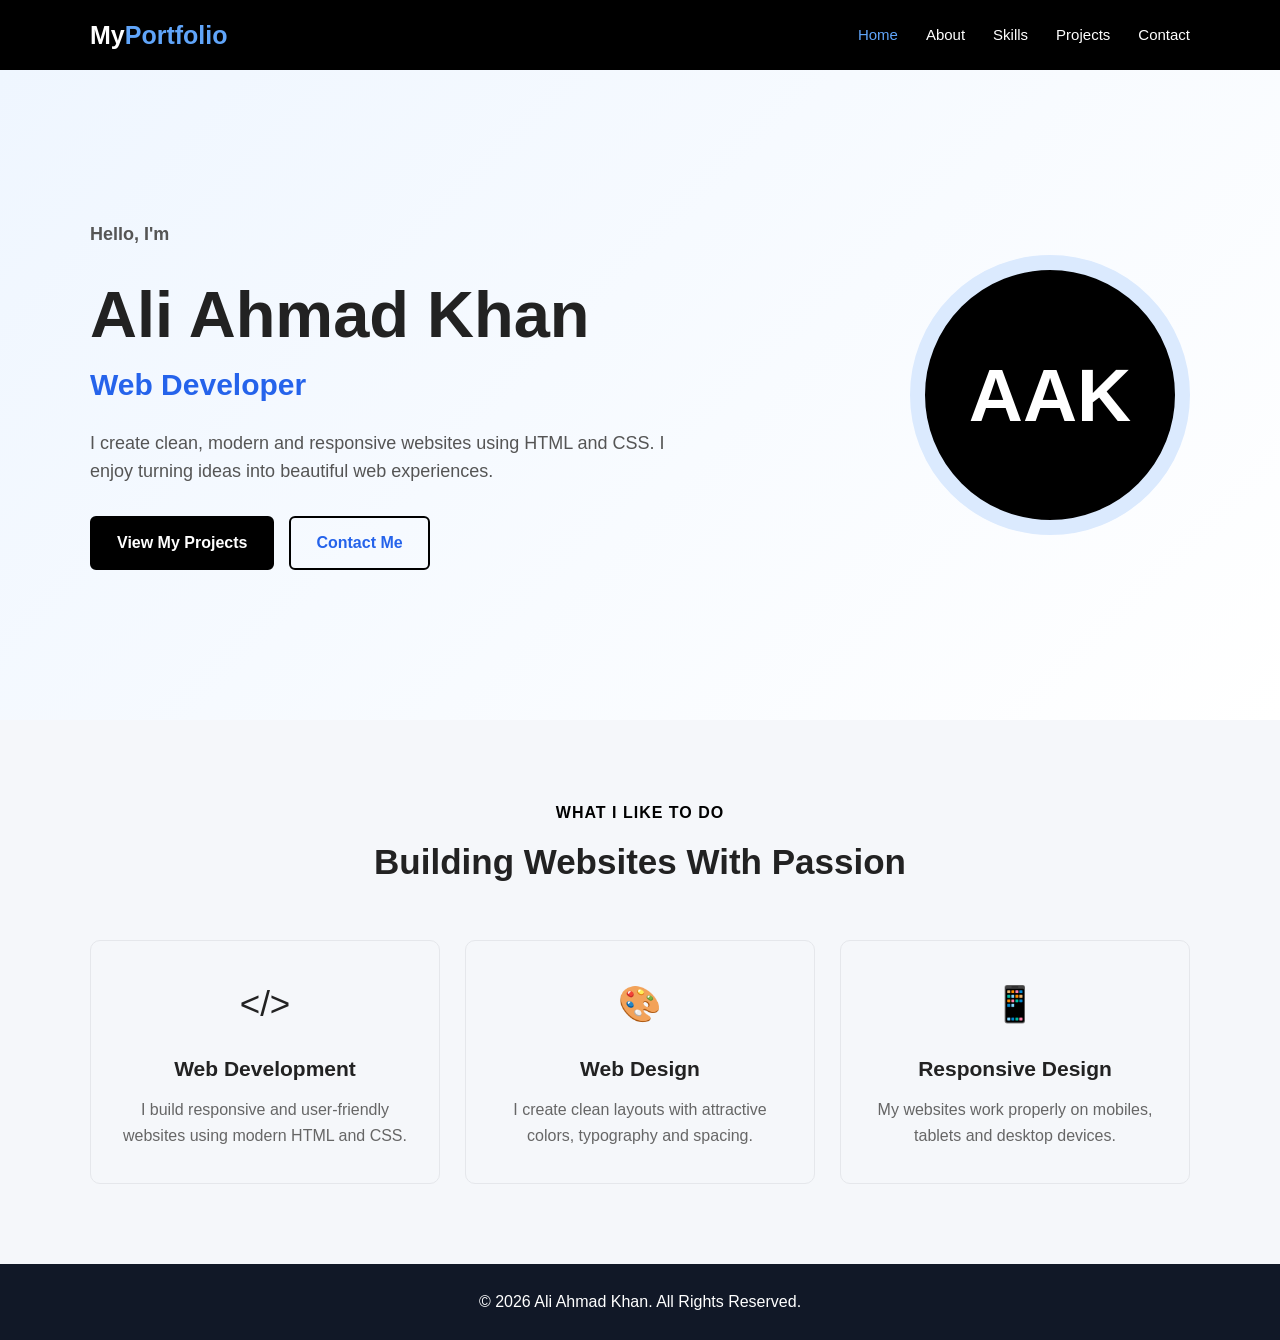
<file: index.html>
<!DOCTYPE html>
<html lang="en">
<head>
    <meta charset="UTF-8">
    <meta name="viewport" content="width=device-width, initial-scale=1.0">
    <meta name="description" content="Personal Portfolio Website">
    <title>Portfolio | Home</title>

    <link rel="stylesheet" href="style.css">
</head>

<body>

    <!-- ================= HEADER ================= -->

    <header class="header">

        <div class="container navbar">

            <a href="index.html" class="logo">
                My<span>Portfolio</span>
            </a>

            <div>
                <ul class="nav-links">
                    <li><a href="index.html" class="active">Home</a></li>
                    <li><a href="about.html">About</a></li>
                    <li><a href="skills.html">Skills</a></li>
                    <li><a href="projects.html">Projects</a></li>
                    <li><a href="contact.html">Contact</a></li>
                </ul>
            </div>

        </div>

    </header>


    

    <main>

        <!-- ================= HERO ================= -->

        <section class="hero">

            <div class="container hero-content">

                <div class="hero-text">

                    <p class="small-heading">
                        Hello, I'm
                    </p>

                    <h1>
                        Ali Ahmad Khan
                    </h1>

                    <h2>
                        Web Developer
                    </h2>

                    <p>
                        I create clean, modern and responsive websites
                        using HTML and CSS. I enjoy turning ideas into
                        beautiful web experiences.
                    </p>

                    <div class="hero-buttons">
                        <a href="projects.html" class="btn">
                            View My Projects
                        </a>

                        <a href="contact.html" class="btn btn-outline">
                            Contact Me
                        </a>
                    </div>

                </div>


                <div class="hero-image">

                    <div class="profile-circle">
                        AAK
                    </div>

                </div>

            </div>

        </section>


        <!-- ================= INTRO ================= -->

        <section class="section">

            <div class="container">

                <div class="section-title">

                    <p>What I Like To Do</p>

                    <h2>
                        Building Websites With Passion
                    </h2>

                </div>


                <div class="cards">

                    <div class="card">

                        <div class="card-icon">
                            &lt;/&gt;
                        </div>

                        <h3>
                            Web Development
                        </h3>

                        <p>
                            I build responsive and user-friendly
                            websites using modern HTML and CSS.
                        </p>

                    </div>


                    <div class="card">

                        <div class="card-icon">
                            🎨
                        </div>

                        <h3>
                            Web Design
                        </h3>

                        <p>
                            I create clean layouts with attractive
                            colors, typography and spacing.
                        </p>

                    </div>


                    <div class="card">

                        <div class="card-icon">
                            📱
                        </div>

                        <h3>
                            Responsive Design
                        </h3>

                        <p>
                            My websites work properly on mobiles,
                            tablets and desktop devices.
                        </p>

                    </div>

                </div>

            </div>

        </section>

    </main>


    <!-- ================= FOOTER ================= -->

    <footer class="footer">

        <p>
            © 2026 Ali Ahmad Khan. All Rights Reserved.
        </p>

    </footer>

</body>
</html>
</file>
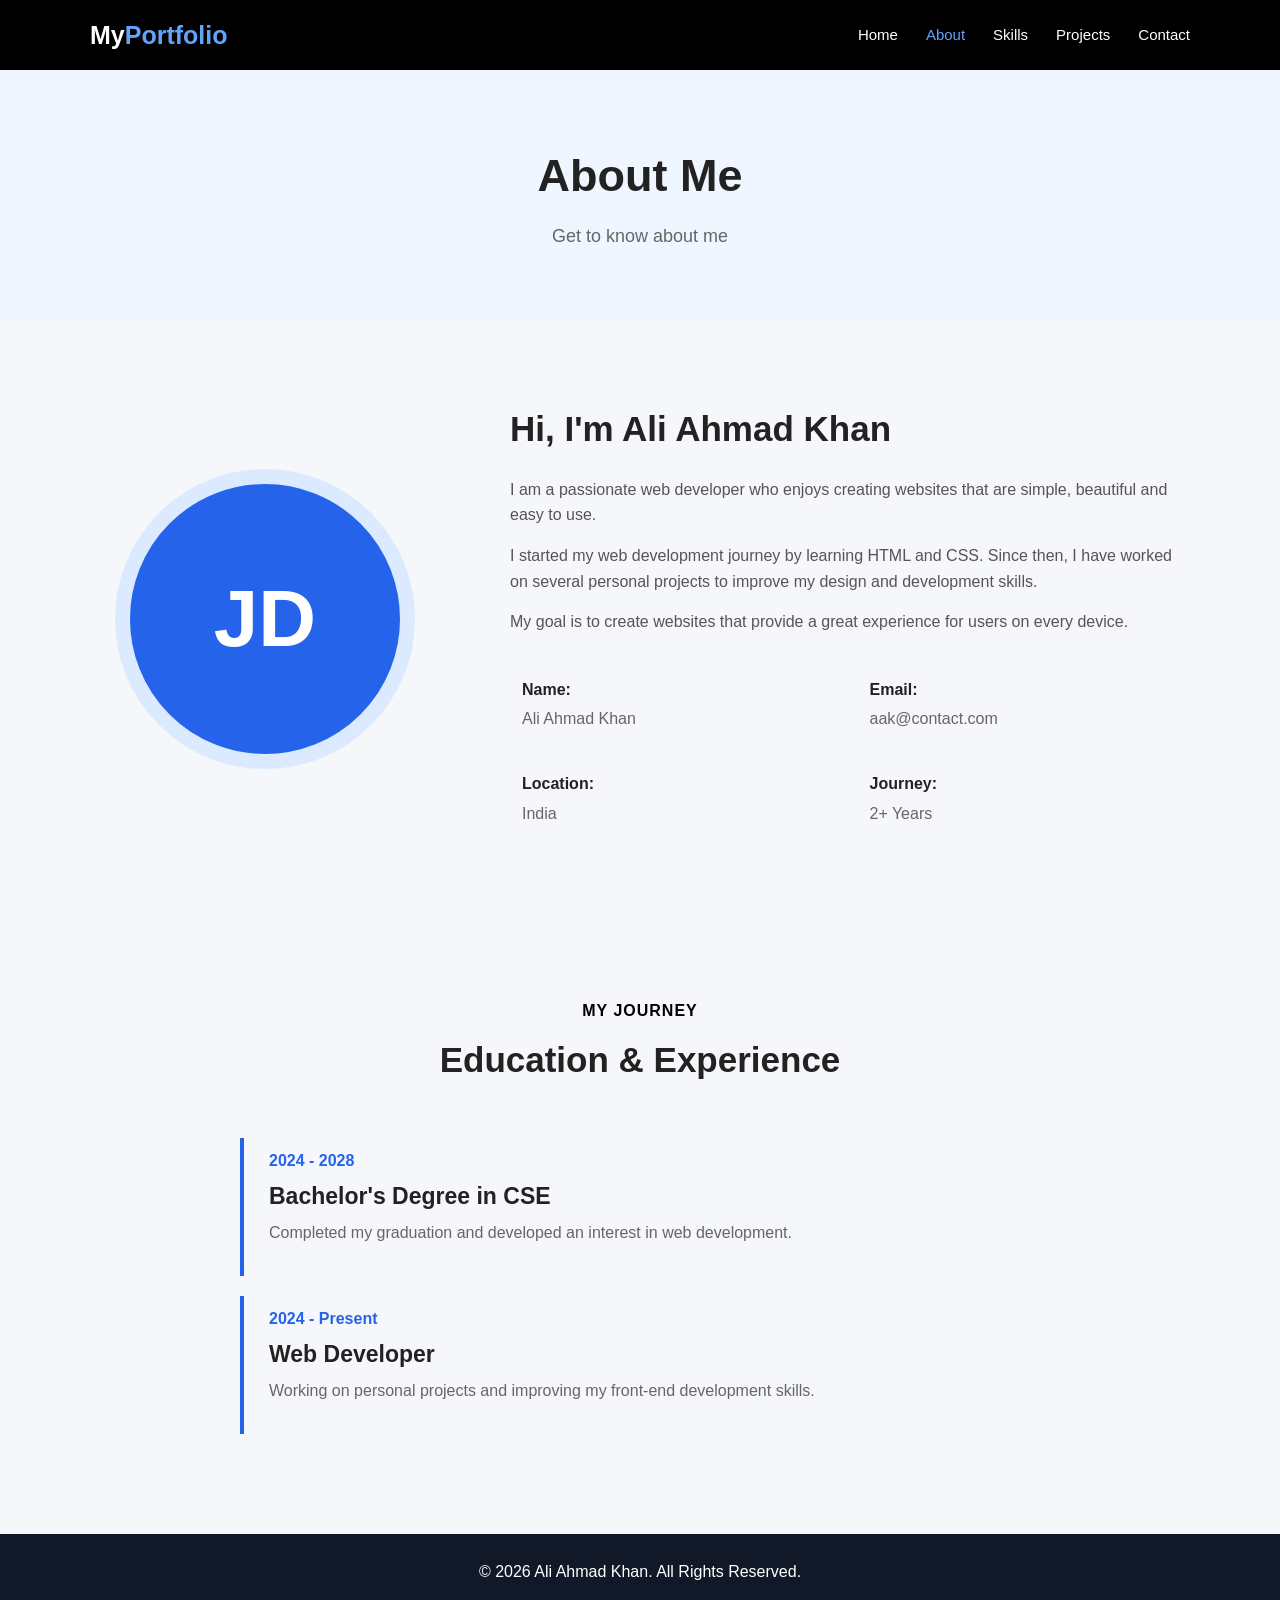
<file: about.html>
<!DOCTYPE html>
<html lang="en">

<head>

    <meta charset="UTF-8">

    <meta name="viewport"
          content="width=device-width, initial-scale=1.0">

    <meta name="description"
          content="About me - Personal Portfolio">

    <title>My Portfolio | About</title>

    <link rel="stylesheet" href="style.css">

</head>


<body>


    <!-- ================= HEADER ================= -->

    <header class="header">

        <div class="container navbar">

            <a href="index.html" class="logo">
                My<span>Portfolio</span>
            </a>


            <nav>

                <ul class="nav-links">

                    <li>
                        <a href="index.html">
                            Home
                        </a>
                    </li>

                    <li>
                        <a href="about.html" class="active">
                            About
                        </a>
                    </li>

                    <li>
                        <a href="skills.html">
                            Skills
                        </a>
                    </li>

                    <li>
                        <a href="projects.html">
                            Projects
                        </a>
                    </li>

                    <li>
                        <a href="contact.html">
                            Contact
                        </a>
                    </li>

                </ul>

            </nav>

        </div>

    </header>



    <!-- ================= PAGE HEADER ================= -->

    <section class="page-header">

        <div class="container">

            <h1>
                About Me
            </h1>

            <p>
                Get to know about me
            </p>

        </div>

    </section>



    <!-- ================= ABOUT ================= -->

    <main>

        <section class="section">

            <div class="container about-content">


                <div class="about-image">

                    <div class="profile-large">
                        JD
                    </div>

                </div>


                <div class="about-text">

                    <h2>
                        Hi, I'm Ali Ahmad Khan
                    </h2>

                    <p>
                        I am a passionate web developer who enjoys
                        creating websites that are simple, beautiful
                        and easy to use.
                    </p>

                    <p>
                        I started my web development journey by
                        learning HTML and CSS. Since then, I have
                        worked on several personal projects to
                        improve my design and development skills.
                    </p>

                    <p>
                        My goal is to create websites that provide
                        a great experience for users on every device.
                    </p>


                    <div class="about-info">

                        <div>
                            <strong>Name:</strong>
                            <span>Ali Ahmad Khan</span>
                        </div>

                        <div>
                            <strong>Email:</strong>
                            <span>aak@contact.com</span>
                        </div>

                        <div>
                            <strong>Location:</strong>
                            <span>India</span>
                        </div>

                        <div>
                            <strong>Journey:</strong>
                            <span>2+ Years</span>
                        </div>

                    </div>

                </div>

            </div>

        </section>


        <!-- ================= EDUCATION ================= -->

        <section class="section light-section">

            <div class="container">

                <div class="section-title">

                    <p>My Journey</p>

                    <h2>
                        Education & Experience
                    </h2>

                </div>


                <div class="timeline">

                    <div class="timeline-item">

                        <span>
                            2024 - 2028
                        </span>

                        <h3>
                            Bachelor's Degree in CSE
                        </h3>

                        <p>
                            Completed my graduation and developed
                            an interest in web development.
                        </p>

                    </div>


                    <div class="timeline-item">

                        <span>
                            2024 - Present
                        </span>

                        <h3>
                            Web Developer
                        </h3>

                        <p>
                            Working on personal projects and
                            improving my front-end development skills.
                        </p>

                    </div>

                </div>

            </div>

        </section>

    </main>



    <!-- ================= FOOTER ================= -->

    <footer class="footer">

        <p>
            © 2026 Ali Ahmad Khan. All Rights Reserved.
        </p>

    </footer>


</body>
</html>
</file>
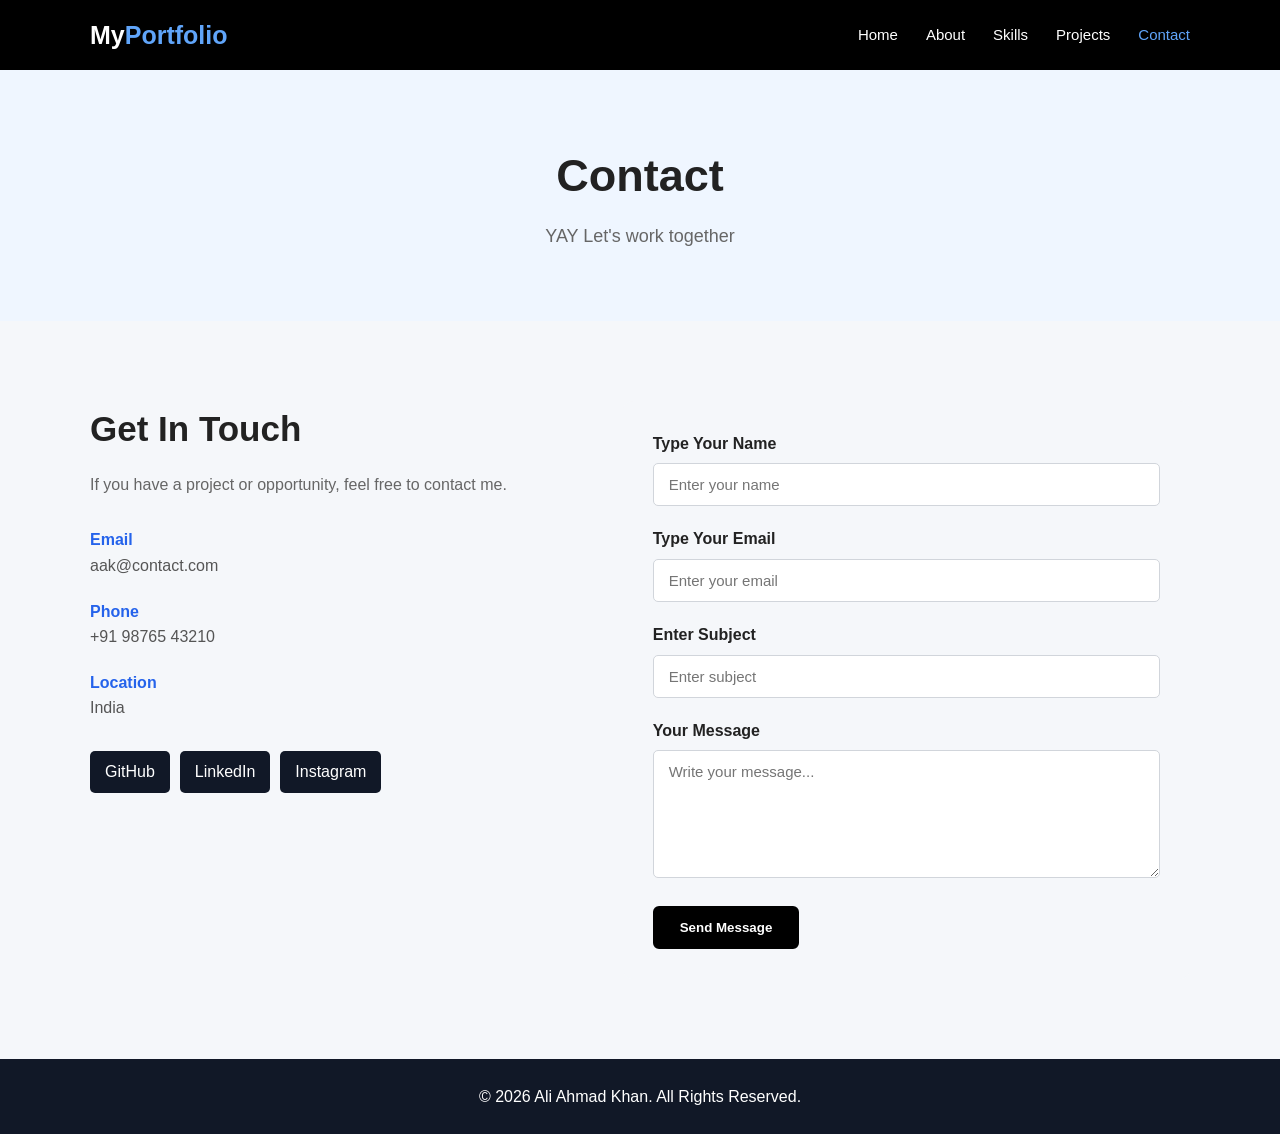
<file: contact.html>
<!DOCTYPE html>
<html lang="en">

<head>

    <meta charset="UTF-8">

    <meta name="viewport"
          content="width=device-width, initial-scale=1.0">

    <title>My Portfolio | Contact</title>

    <link rel="stylesheet" href="style.css">

</head>


<body>


    <!-- ================= HEADER ================= -->

    <header class="header">

        <div class="container navbar">

            <a href="index.html" class="logo">
                My<span>Portfolio</span>
            </a>


            <nav>

                <ul class="nav-links">

                    <li>
                        <a href="index.html">
                            Home
                        </a>
                    </li>

                    <li>
                        <a href="about.html">
                            About
                        </a>
                    </li>

                    <li>
                        <a href="skills.html">
                            Skills
                        </a>
                    </li>

                    <li>
                        <a href="projects.html">
                            Projects
                        </a>
                    </li>

                    <li>
                        <a href="contact.html" class="active">
                            Contact
                        </a>
                    </li>

                </ul>

            </nav>

        </div>

    </header>



    <!-- ================= PAGE HEADER ================= -->

    <section class="page-header">

        <div class="container">

            <h1>
                Contact 
            </h1>

            <p>
                YAY Let's work together
            </p>

        </div>

    </section>



    <!-- ================= CONTACT ================= -->

    <main>

        <section class="section">

            <div class="container contact-container">

                <div class="contact-info">

                    <h2>
                        Get In Touch
                    </h2>

                    <p>
                        If you have a project or opportunity,
                        feel free to contact me.
                    </p>


                    <div class="contact-item">

                        <strong>
                            Email
                        </strong>

                        <p>
                            aak@contact.com
                        </p>

                    </div>


                    <div class="contact-item">

                        <strong>
                            Phone
                        </strong>

                        <p>
                            +91 98765 43210
                        </p>

                    </div>


                    <div class="contact-item">

                        <strong>
                            Location
                        </strong>

                        <p>
                            India
                        </p>

                    </div>


                    <div class="social-links">

                        <a href="https://github.com/AliAhmad1101">
                            GitHub
                        </a>

                        <a href="">
                            LinkedIn
                        </a>

                        <a href="https://instagram.com/the_history_buff._">
                            Instagram
                        </a>

                    </div>

                </div>



                <!-- CONTACT FORM -->

                <div class="contact-form">

                    <form>


                        <div class="form-group">

                            <label for="name">
                                Type Your Name
                            </label>

                            <input
                                type="text"
                                id="name"
                                name="name"
                                placeholder="Enter your name"
                                required
                            >

                        </div>


                        <div class="form-group">

                            <label for="email">
                                Type Your Email
                            </label>

                            <input
                                type="email"
                                id="email"
                                name="email"
                                placeholder="Enter your email"
                                required
                            >

                        </div>


                        <div class="form-group">

                            <label for="subject">
                                Enter Subject
                            </label>

                            <input
                                type="text"
                                id="subject"
                                name="subject"
                                placeholder="Enter subject"
                            >

                        </div>


                        <div class="form-group">

                            <label for="message">
                                Your Message
                            </label>

                            <textarea
                                id="message"
                                name="message"
                                rows="6"
                                placeholder="Write your message..."
                                required
                            ></textarea>

                        </div>


                        <button
                            type="submit"
                            class="btn"
                        >
                            Send Message
                        </button>


                    </form>

                </div>

            </div>

        </section>

    </main>



    <!-- ================= FOOTER ================= -->

    <footer class="footer">

        <p>
            © 2026 Ali Ahmad Khan. All Rights Reserved.
        </p>

    </footer>


</body>
</html>
</file>
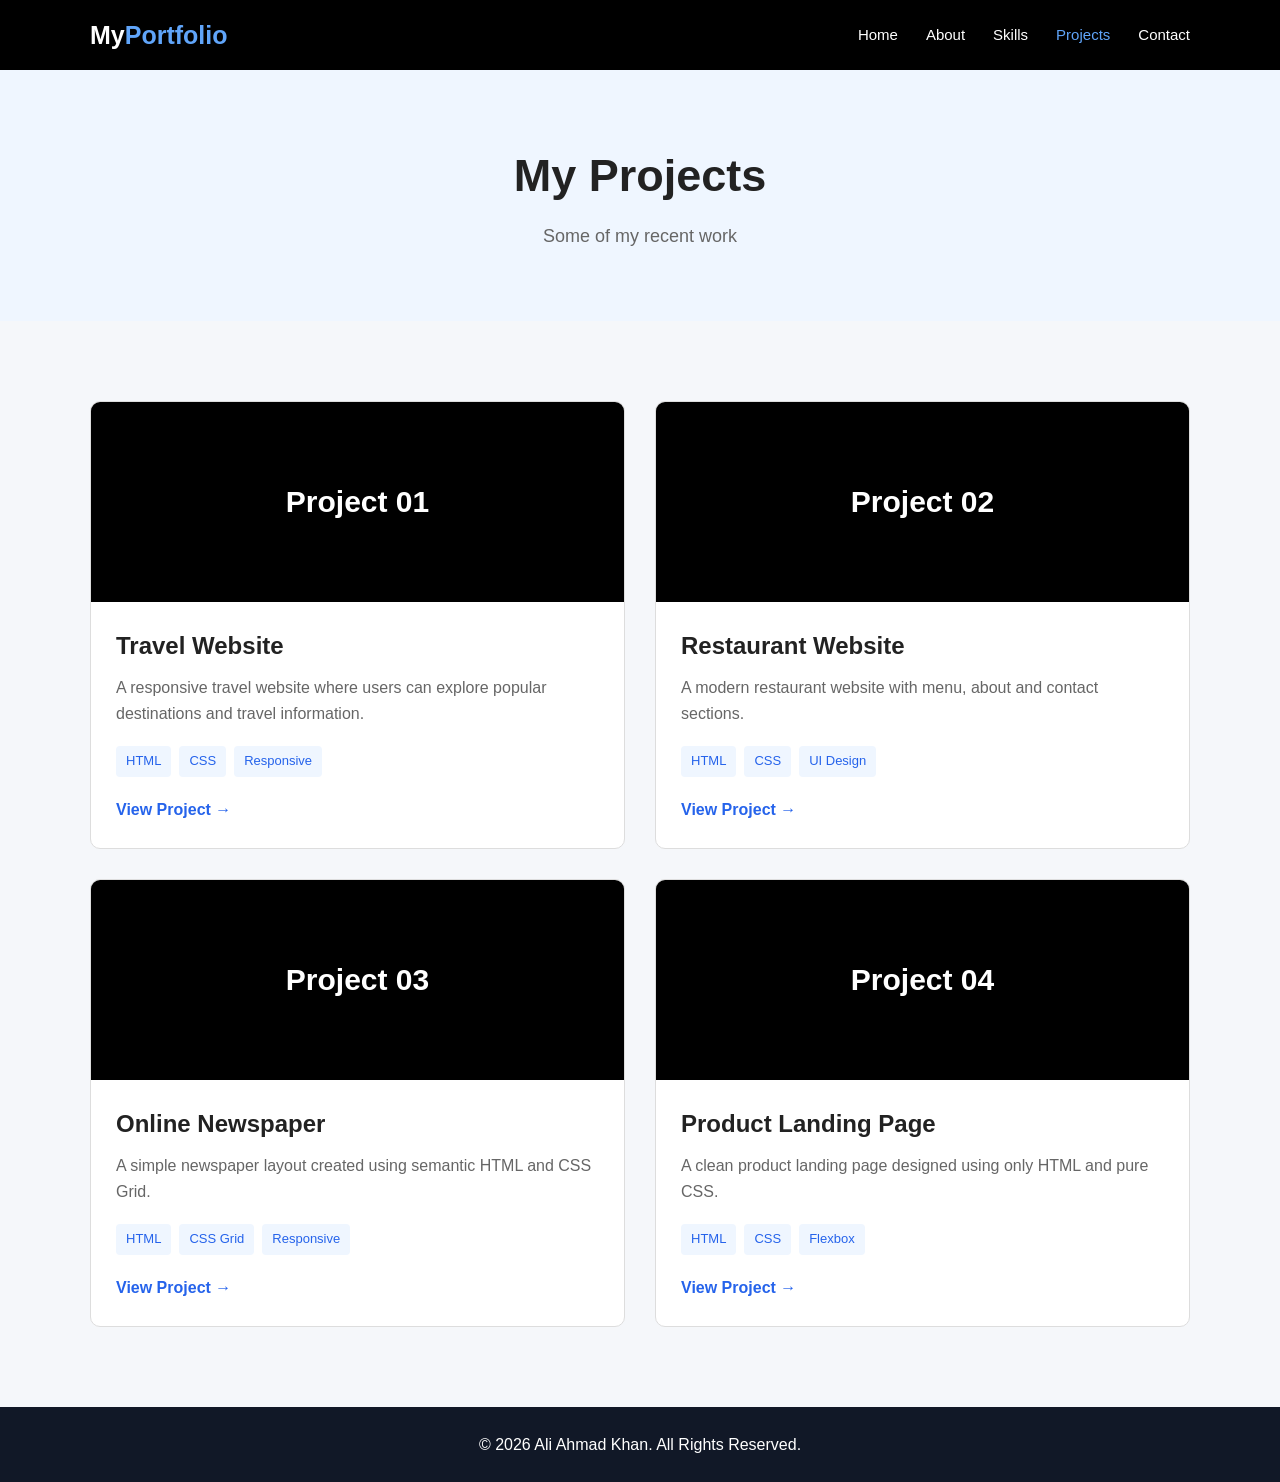
<file: projects.html>
<!DOCTYPE html>
<html lang="en">

<head>

    <meta charset="UTF-8">

    <meta name="viewport"
          content="width=device-width, initial-scale=1.0">

    <title>My Portfolio | Projects</title>

    <link rel="stylesheet" href="style.css">

</head>


<body>


    <!-- ================= HEADER ================= -->

    <header class="header">

        <div class="container navbar">

            <a href="index.html" class="logo">
                My<span>Portfolio</span>
            </a>


            <nav>

                <ul class="nav-links">

                    <li>
                        <a href="index.html">
                            Home
                        </a>
                    </li>

                    <li>
                        <a href="about.html">
                            About
                        </a>
                    </li>

                    <li>
                        <a href="skills.html">
                            Skills
                        </a>
                    </li>

                    <li>
                        <a href="projects.html" class="active">
                            Projects
                        </a>
                    </li>

                    <li>
                        <a href="contact.html">
                            Contact
                        </a>
                    </li>

                </ul>

            </nav>

        </div>

    </header>



    <!-- ================= PAGE HEADER ================= -->

    <section class="page-header">

        <div class="container">

            <h1>
                My Projects
            </h1>

            <p>
                Some of my recent work
            </p>

        </div>

    </section>



    <!-- ================= PROJECTS ================= -->

    <main>

        <section class="section">

            <div class="container">

                <div class="projects-grid">


                    <!-- PROJECT 1 -->

                    <article class="project-card">

                        <div class="project-image">
                            Project 01
                        </div>

                        <div class="project-content">

                            <h2>
                                Travel Website
                            </h2>

                            <p>
                                A responsive travel website where
                                users can explore popular destinations
                                and travel information.
                            </p>

                            <div class="project-tags">

                                <span>HTML</span>

                                <span>CSS</span>

                                <span>Responsive</span>

                            </div>

                            <a href="#" class="project-link">
                                View Project →
                            </a>

                        </div>

                    </article>



                    <!-- PROJECT 2 -->

                    <article class="project-card">

                        <div class="project-image">
                            Project 02
                        </div>

                        <div class="project-content">

                            <h2>
                                Restaurant Website
                            </h2>

                            <p>
                                A modern restaurant website with
                                menu, about and contact sections.
                            </p>

                            <div class="project-tags">

                                <span>HTML</span>

                                <span>CSS</span>

                                <span>UI Design</span>

                            </div>

                            <a href="#" class="project-link">
                                View Project →
                            </a>

                        </div>

                    </article>



                    <!-- PROJECT 3 -->

                    <article class="project-card">

                        <div class="project-image">
                            Project 03
                        </div>

                        <div class="project-content">

                            <h2>
                                Online Newspaper
                            </h2>

                            <p>
                                A simple newspaper layout created
                                using semantic HTML and CSS Grid.
                            </p>

                            <div class="project-tags">

                                <span>HTML</span>

                                <span>CSS Grid</span>

                                <span>Responsive</span>

                            </div>

                            <a href="#" class="project-link">
                                View Project →
                            </a>

                        </div>

                    </article>



                    <!-- PROJECT 4 -->

                    <article class="project-card">

                        <div class="project-image">
                            Project 04
                        </div>

                        <div class="project-content">

                            <h2>
                                Product Landing Page
                            </h2>

                            <p>
                                A clean product landing page designed
                                using only HTML and pure CSS.
                            </p>

                            <div class="project-tags">

                                <span>HTML</span>

                                <span>CSS</span>

                                <span>Flexbox</span>

                            </div>

                            <a href="#" class="project-link">
                                View Project →
                            </a>

                        </div>

                    </article>

                </div>

            </div>

        </section>

    </main>



    <!-- ================= FOOTER ================= -->

    <footer class="footer">

        <p>
            © 2026 Ali Ahmad Khan. All Rights Reserved.
        </p>

    </footer>


</body>
</html>
</file>
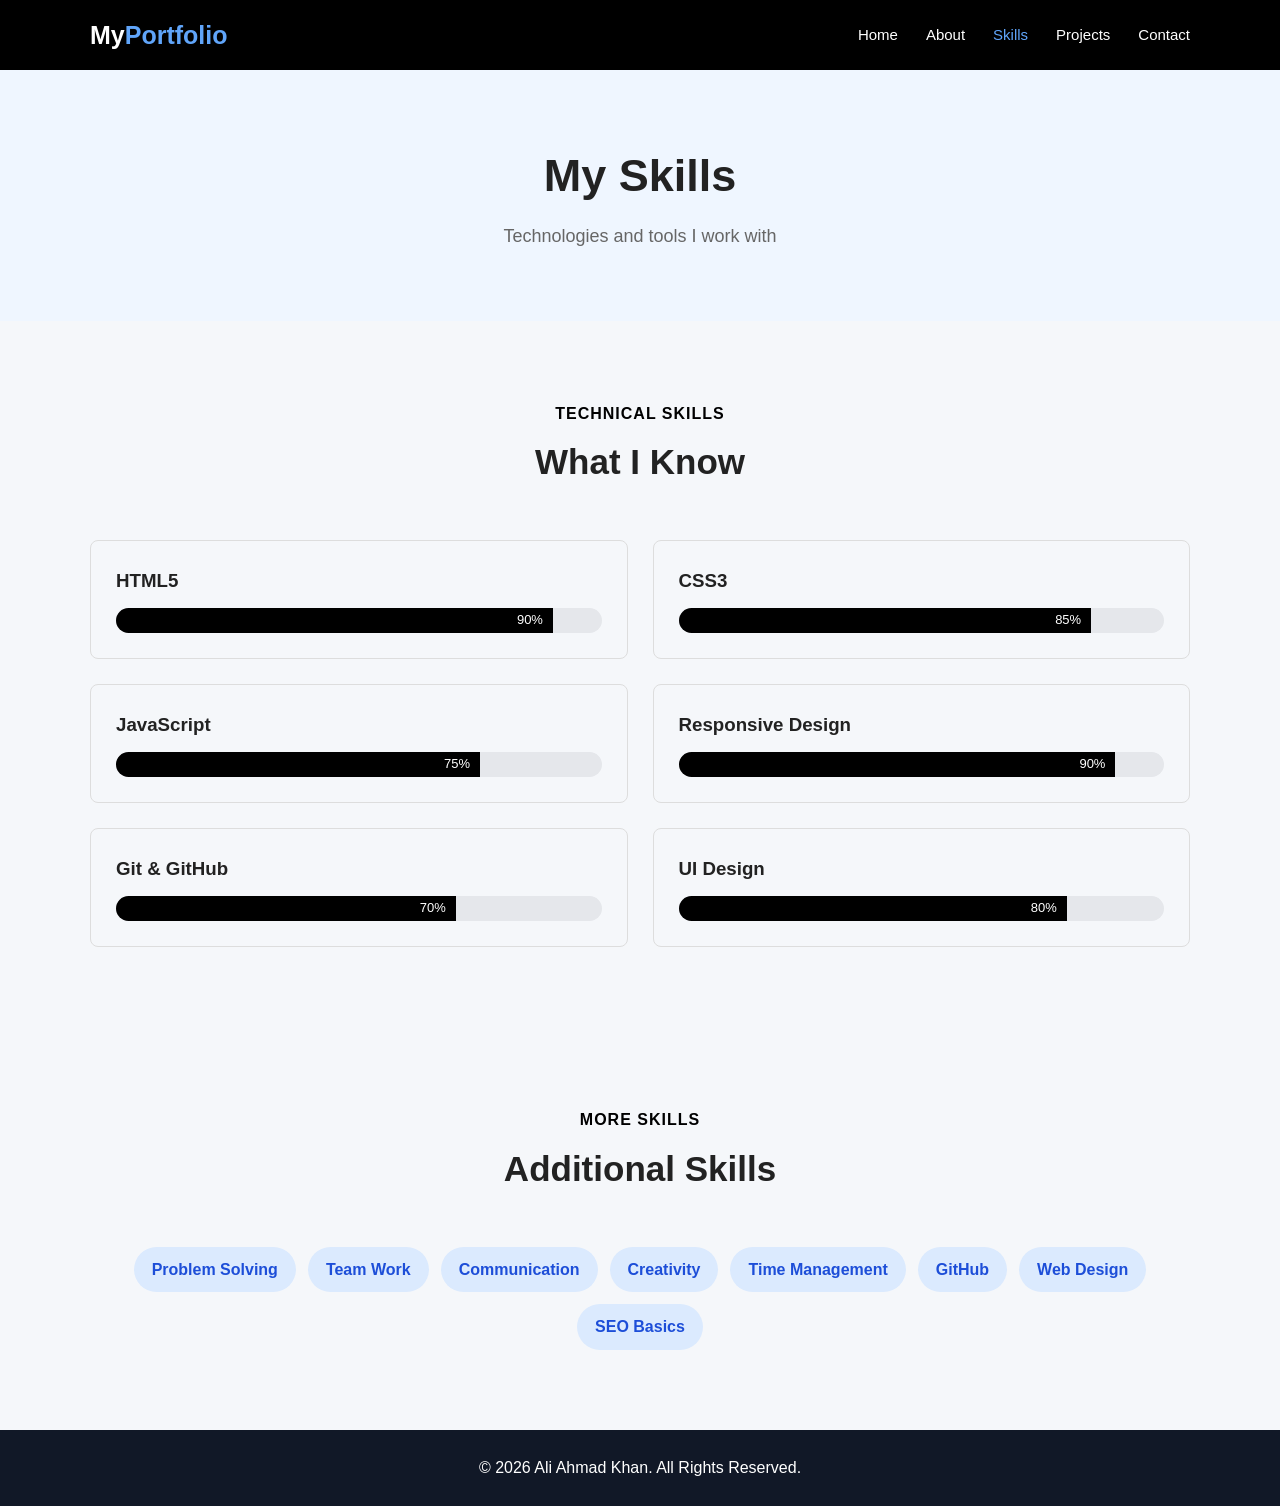
<file: skills.html>
<!DOCTYPE html>
<html lang="en">

<head>

    <meta charset="UTF-8">

    <meta name="viewport"
          content="width=device-width, initial-scale=1.0">

    <title>My Portfolio | Skills</title>

    <link rel="stylesheet" href="style.css">

</head>


<body>


    <!-- ================= HEADER ================= -->

    <header class="header">

        <div class="container navbar">

            <a href="index.html" class="logo">
                My<span>Portfolio</span>
            </a>


            <nav>

                <ul class="nav-links">

                    <li>
                        <a href="index.html">
                            Home
                        </a>
                    </li>

                    <li>
                        <a href="about.html">
                            About
                        </a>
                    </li>

                    <li>
                        <a href="skills.html" class="active">
                            Skills
                        </a>
                    </li>

                    <li>
                        <a href="projects.html">
                            Projects
                        </a>
                    </li>

                    <li>
                        <a href="contact.html">
                            Contact
                        </a>
                    </li>

                </ul>

            </nav>

        </div>

    </header>



    <!-- ================= PAGE HEADER ================= -->

    <section class="page-header">

        <div class="container">

            <h1>
                My Skills
            </h1>

            <p>
                Technologies and tools I work with
            </p>

        </div>

    </section>



    <!-- ================= SKILLS ================= -->

    <main>

        <section class="section">

            <div class="container">

                <div class="section-title">

                    <p>
                        Technical Skills
                    </p>

                    <h2>
                        What I Know
                    </h2>

                </div>


                <div class="skills-grid">


                    <!-- HTML -->

                    <div class="skill-card">

                        <h3>
                            HTML5
                        </h3>

                        <div class="progress">

                            <div class="progress-bar html">
                                90%
                            </div>

                        </div>

                    </div>


                    <!-- CSS -->

                    <div class="skill-card">

                        <h3>
                            CSS3
                        </h3>

                        <div class="progress">

                            <div class="progress-bar css">
                                85%
                            </div>

                        </div>

                    </div>


                    <!-- JavaScript -->

                    <div class="skill-card">

                        <h3>
                            JavaScript
                        </h3>

                        <div class="progress">

                            <div class="progress-bar javascript">
                                75%
                            </div>

                        </div>

                    </div>


                    <!-- Responsive -->

                    <div class="skill-card">

                        <h3>
                            Responsive Design
                        </h3>

                        <div class="progress">

                            <div class="progress-bar responsive">
                                90%
                            </div>

                        </div>

                    </div>


                    <!-- Git -->

                    <div class="skill-card">

                        <h3>
                            Git & GitHub
                        </h3>

                        <div class="progress">

                            <div class="progress-bar git">
                                70%
                            </div>

                        </div>

                    </div>


                    <!-- UI -->

                    <div class="skill-card">

                        <h3>
                            UI Design
                        </h3>

                        <div class="progress">

                            <div class="progress-bar ui">
                                80%
                            </div>

                        </div>

                    </div>

                </div>

            </div>

        </section>


        <!-- ================= OTHER SKILLS ================= -->

        <section class="section light-section">

            <div class="container">

                <div class="section-title">

                    <p>
                        More Skills
                    </p>

                    <h2>
                        Additional Skills
                    </h2>

                </div>


                <div class="tags">

                    <span>Problem Solving</span>

                    <span>Team Work</span>

                    <span>Communication</span>

                    <span>Creativity</span>

                    <span>Time Management</span>

                    <span>GitHub</span>

                    <span>Web Design</span>

                    <span>SEO Basics</span>

                </div>

            </div>

        </section>

    </main>



    <!-- ================= FOOTER ================= -->

    <footer class="footer">

        <p>
            © 2026 Ali Ahmad Khan. All Rights Reserved.
        </p>

    </footer>


</body>
</html>
</file>
<file: style.css>
/* =====================================================
   RESET
===================================================== */

* {
    margin: 0;
    padding: 0;
    box-sizing: border-box;
}


html {
    scroll-behavior: smooth;
}


body {
    font-family: Arial, Helvetica, sans-serif;
    line-height: 1.6;
    color: #222;
    background-color: #f5f7fa;
}


a {
    text-decoration: none;
    color: inherit;
}


ul {
    list-style: none;
}


img {
    max-width: 100%;
    display: block;
}



/* =====================================================
   COMMON
===================================================== */

.container {
    width: 90%;
    max-width: 1100px;
    margin: auto;
}


.section {
    padding: 80px 0;
}


.light-section {
    background-color: #f5f7fa;
}


.section-title {
    text-align: center;
    margin-bottom: 50px;
}


.section-title p {
    color: #000000;
    font-weight: bold;
    margin-bottom: 8px;
    text-transform: uppercase;
    letter-spacing: 1px;
}


.section-title h2 {
    font-size: 35px;
}       



/* =====================================================
   HEADER / NAVBAR
===================================================== */

.header {
    background-color: #000000;
    color: white;
    position: sticky;
    top: 0;
    z-index: 1000;
}


.navbar {
    min-height: 70px;
    display: flex;
    flex-direction: row;
    justify-content: space-between;
    align-items: center;
}


.logo {
    font-size: 25px;
    font-weight: bold;
}


.logo span {
    color: #60a5fa;
}


.nav-links {
    display: flex;
    gap: 28px;
}


.nav-links a {
    color: #ffffff;
    font-size: 15px;
    transition: 0.6s;
}


.nav-links a:hover,
.nav-links a.active {
    color: #60a5fa;
}



/* =====================================================
   HERO
===================================================== */

.hero {
    min-height: 650px;

    background:
        linear-gradient(
            135deg,
            #eff6ff,
            #ffffff
        );

    display: flex;
    align-items: center;
}


.hero-content {
    display: flex;
    justify-content: space-between;
    align-items: center;
    gap: 50px;
}


.hero-text {
    max-width: 600px;
}


.small-heading {
    color: #2563eb;
    font-size: 20px;
    font-weight: bold;
    margin-bottom: 10px;
}


.hero-text h1 {
    font-size: 65px;
    line-height: 1.1;
    margin-bottom: 10px;
}


.hero-text h2 {
    color: #2563eb;
    font-size: 30px;
    margin-bottom: 20px;
}


.hero-text > p {
    font-size: 18px;
    color: #555;
    margin-bottom: 30px;
}


.hero-buttons {
    display: flex;
    gap: 15px;
    flex-wrap: wrap;
}



/* =====================================================
   BUTTON
===================================================== */

.btn {
    display: inline-block;

    background-color: #000000;
    color: white;

    padding: 12px 25px;

    border-radius: 6px;

    border: 2px solid #000000;

    font-weight: bold;

    transition: 0.3s;
}


.btn:hover {
    background-color: #000000;
    border-color: #000000;
}


.btn-outline {
    background-color: transparent;
    color: #2563eb;
}


.btn-outline:hover {
    background-color: #2563eb;
    color: white;
}



/* =====================================================
   PROFILE CIRCLE
===================================================== */

.hero-image {
    display: flex;
    justify-content: center;
}


.profile-circle {
    width: 280px;
    height: 280px;

    border-radius: 50%;

    background-color: #000000;

    color: white;

    display: flex;
    align-items: center;
    justify-content: center;

    font-size: 75px;
    font-weight: bold;

    border: 15px solid #dbeafe;
}


 .profile-large {
    width: 300px;
    height: 300px;

    border-radius: 50%;

    background-color: #2563eb;

    color: white;

    display: flex;
    align-items: center;
    justify-content: center;

    font-size: 80px;
    font-weight: bold;

    border: 15px solid #dbeafe;
} 



/* =====================================================
   HOME CARDS
===================================================== */

.cards {
    display: grid;

    grid-template-columns:
        repeat(3, 1fr);

    gap: 25px;
}


.card {
    padding: 35px 25px;

    text-align: center;

    border: 1px solid #e5e7eb;

    border-radius: 10px;

    transition: 0.3s;
}


.card:hover {
    transform: translateY(-8px);

    box-shadow:
        0 10px 30px
        rgba(0, 0, 0, 0.08);
}


.card-icon {
    font-size: 35px;
    margin-bottom: 20px;
}


.card h3 {
    margin-bottom: 12px;
    font-size: 21px;
}


.card p {
    color: #666;
}



/* =====================================================
   PAGE HEADER
===================================================== */

.page-header {
    background-color: #eff6ff;

    text-align: center;

    padding: 70px 0;
}


.page-header h1 {
    font-size: 45px;
    margin-bottom: 10px;
}


.page-header p {
    color: #666;
    font-size: 18px;
}



/* =====================================================
   ABOUT
===================================================== */

.about-content {
    display: grid;

    grid-template-columns:
        350px 1fr;

    gap: 70px;

    align-items: center;
}


.about-image {
    display: flex;
    justify-content: center;
}


.about-text h2 {
    font-size: 35px;
    margin-bottom: 20px;
}


.about-text p {
    color: #555;
    margin-bottom: 15px;
}


.about-info {
    margin-top: 30px;

    display: grid;

    grid-template-columns:
        repeat(2, 1fr);

    gap: 15px;
}


.about-info div {
    padding: 12px;

    background-color: #f5f7fa;

    border-radius: 5px;
}


.about-info strong {
    display: block;
    margin-bottom: 4px;
}


.about-info span {
    color: #666;
}



/* =====================================================
   TIMELINE
===================================================== */

.timeline {
    max-width: 800px;
    margin: auto;
}


.timeline-item {
    border-left: 4px solid #2563eb;

    padding: 10px 25px 30px;

    margin-bottom: 20px;
}


.timeline-item span {
    color: #2563eb;
    font-weight: bold;
}


.timeline-item h3 {
    font-size: 23px;
    margin: 5px 0;
}


.timeline-item p {
    color: #666;
}



/* =====================================================
   SKILLS
===================================================== */

.skills-grid {
    display: grid;

    grid-template-columns:
        repeat(2, 1fr);

    gap: 25px;
}


.skill-card {
    border: 1px solid #ddd;

    padding: 25px;

    border-radius: 8px;
}


.skill-card h3 {
    margin-bottom: 12px;
}


.progress {
    height: 25px;

    background-color: #e5e7eb;

    border-radius: 20px;

    overflow: hidden;
}


.progress-bar {
    height: 100%;

    background-color: #000000;

    color: white;

    font-size: 13px;

    display: flex;

    align-items: center;

    justify-content: flex-end;

    padding-right: 10px;
}


.html {
    width: 90%;
}


.css {
    width: 85%;
}


.javascript {
    width: 75%;
}


.responsive {
    width: 90%;
}


.git {
    width: 70%;
}


.ui {
    width: 80%;
}



/* =====================================================
   SKILL TAGS
===================================================== */

.tags {
    display: flex;

    justify-content: center;

    gap: 12px;

    flex-wrap: wrap;
}


.tags span {
    background-color: #dbeafe;

    color: #1d4ed8;

    padding: 10px 18px;

    border-radius: 30px;

    font-weight: bold;
}



/* =====================================================
   PROJECTS
===================================================== */

.projects-grid {
    display: grid;

    grid-template-columns:
        repeat(2, 1fr);

    gap: 30px;
}


.project-card {
    border: 1px solid #ddd;

    border-radius: 10px;

    overflow: hidden;

    background-color: white;

    transition: 0.3s;
}


.project-card:hover {
    transform: translateY(-7px);

    box-shadow:
        0 10px 30px
        rgba(0, 0, 0, 0.1);
}


.project-image {
    height: 200px;

    background-color: #000000;

    color: white;

    display: flex;

    align-items: center;

    justify-content: center;

    font-size: 30px;

    font-weight: bold;
}


.project-content {
    padding: 25px;
}


.project-content h2 {
    margin-bottom: 10px;
}


.project-content p {
    color: #666;

    margin-bottom: 20px;
}


.project-tags {
    display: flex;

    gap: 8px;

    flex-wrap: wrap;

    margin-bottom: 20px;
}


.project-tags span {
    background-color: #eff6ff;

    color: #2563eb;

    padding: 5px 10px;

    border-radius: 4px;

    font-size: 13px;
}


.project-link {
    color: #2563eb;

    font-weight: bold;
}



/* =====================================================
   CONTACT
===================================================== */

.contact-container {
    display: grid;

    grid-template-columns:
        1fr 1.2fr;

    gap: 60px;
}


.contact-info h2 {
    font-size: 35px;

    margin-bottom: 15px;
}


.contact-info > p {
    color: #666;

    margin-bottom: 30px;
}


.contact-item {
    margin-bottom: 20px;
}


.contact-item strong {
    color: #2563eb;
}


.contact-item p {
    color: #555;
}


.social-links {
    display: flex;

    gap: 10px;

    flex-wrap: wrap;

    margin-top: 30px;
}


.social-links a {
    background-color: #111827;

    color: white;

    padding: 8px 15px;

    border-radius: 5px;
}


.social-links a:hover {
    background-color: #000000;
}



/* =====================================================
   FORM
===================================================== */

.contact-form {
    background-color: #f5f7fa;

    padding: 30px;

    border-radius: 10px;
}


.form-group {
    margin-bottom: 20px;
}


.form-group label {
    display: block;

    font-weight: bold;

    margin-bottom: 7px;
}


.form-group input,
.form-group textarea {
    width: 100%;

    padding: 12px 15px;

    border: 1px solid #d1d5db;

    border-radius: 5px;

    font-family: inherit;

    font-size: 15px;

    outline: none;
}


.form-group input:focus,
.form-group textarea:focus {
    border-color: #2563eb;
}


.form-group textarea {
    resize: vertical;
}



/* =====================================================
   FOOTER
===================================================== */

.footer {
    background-color: #111827;

    color: white;

    text-align: center;

    padding: 25px;

    margin-top: 0;
}



/* =====================================================
   TABLET
===================================================== */

@media (max-width : 800px) {

    .navbar {
        flex-direction: column;

        padding: 18px 0;

        gap: 15px;
    }


    .nav-links {
        gap: 15px;

        flex-wrap: wrap;

        justify-content: center;
    }


    .hero {
        padding: 70px 0;
    }


    .hero-content {
        flex-direction: column-reverse;

        text-align: center;
    }


    .hero-buttons {
        justify-content: center;
    }


    .hero-text h1 {
        font-size: 50px;
    }


    .cards {
        grid-template-columns: 1fr;
    }


    .about-content {
        grid-template-columns: 1fr;

        text-align: center;
    }


    .about-info {
        text-align: left;
    }


    .skills-grid {
        grid-template-columns: 1fr;
    }


    .projects-grid {
        grid-template-columns: 1fr;
    }


    .contact-container {
        grid-template-columns: 1fr;
    }

}



/* =====================================================
   MOBILE
===================================================== */

@media (max-width: 500px) {

    .container {
        width: 92%;
    }


    .section {
        padding: 60px 0;
    }


    .nav-links {
        gap: 10px;
    }


    .nav-links a {
        font-size: 13px;
    }


    .hero {
        min-height: auto;

        padding: 70px 0;
    }


    .profile-circle {
        width: 210px;
        height: 210px;

        font-size: 55px;
    }


    .profile-large {
        width: 220px;
        height: 220px;

        font-size: 60px;
    }


    .hero-text h1 {
        font-size: 42px;
    }


    .hero-text h2 {
        font-size: 24px;
    }


    .hero-text > p {
        font-size: 16px;
    }


    .section-title h2 {
        font-size: 28px;
    }


    .page-header h1 {
        font-size: 35px;
    }


    .about-text h2 {
        font-size: 28px;
    }


    .about-info {
        grid-template-columns: 1fr;
    }


    .contact-form {
        padding: 20px;
    }


    .project-image {
        height: 160px;
    }

}
</file>
